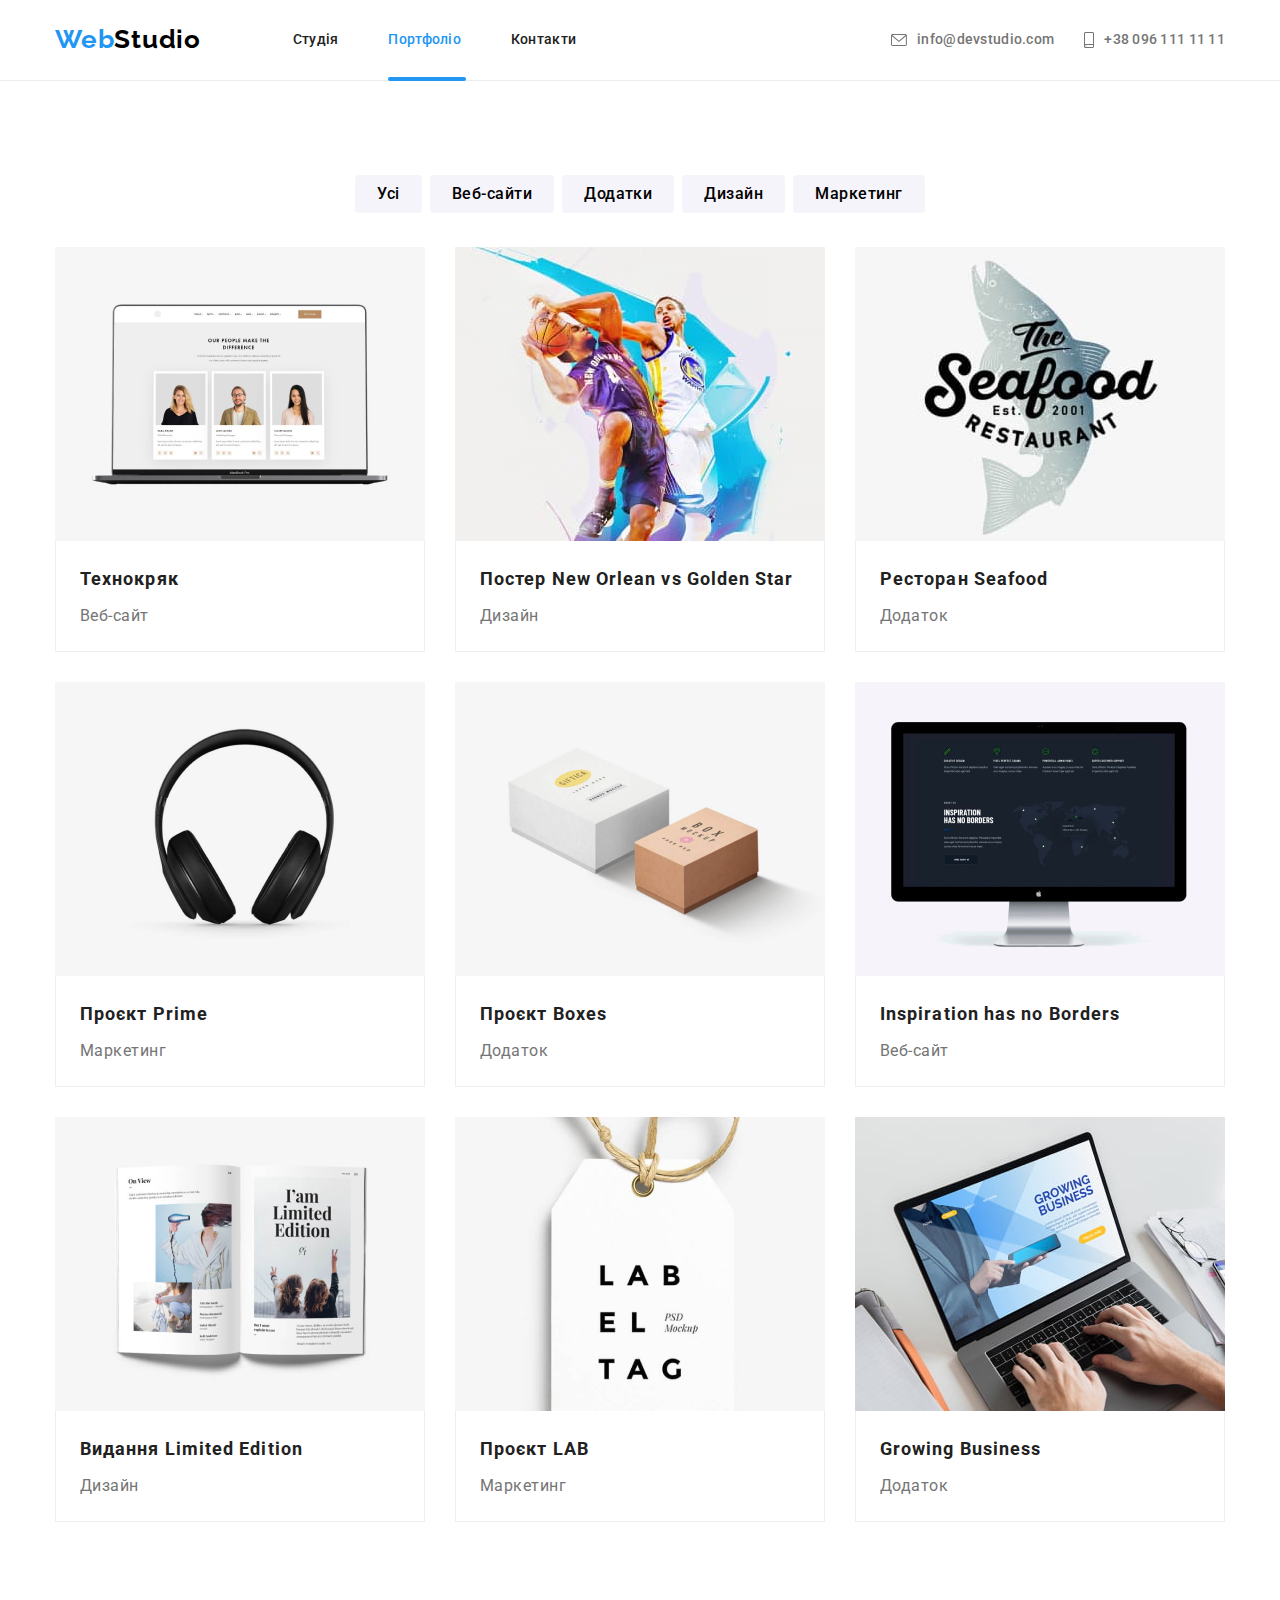
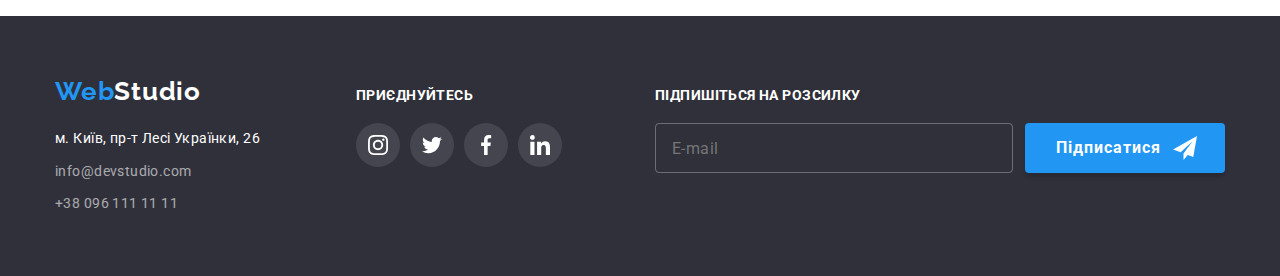
<file: portfolio.html>
<!DOCTYPE html>
<html lang="uk">
  <head>
    <meta charset="UTF-8" />
    <meta http-equiv="X-UA-Compatible" content="IE=edge" />
    <meta name="viewport" content="width=device-width, initial-scale=1.0" />
    <title>Портфоліо</title>
    <link rel="preconnect" href="https://fonts.googleapis.com" />
    <link rel="preconnect" href="https://fonts.gstatic.com" crossorigin />
    <link
      href="https://fonts.googleapis.com/css2?family=Raleway:wght@700&family=Roboto:wght@400;500;700;900&display=swap"
      rel="stylesheet"
    />

    <link
      rel="stylesheet"
      href="https://cdnjs.cloudflare.com/ajax/libs/modern-normalize/1.0.0/modern-normalize.min.css"
    />

    <link rel="stylesheet" href="./css/main.min.css" />
  </head>
  <body class="main">
    <!--Шапка сайту-->
    <header class="header">
      <div class="container header__container">
        <a href="./index.html" class="header__logo logo"
          ><span class="logo__accent">Web</span>Studio</a
        >
        <div class="menu__wrapper">
          <nav class="nav">
            <ul class="nav__list">
              <li class="nav__item">
                <a href="./index.html" class="link nav__link">Студія</a>
              </li>
              <li class="nav__item">
                <a href="./portfolio.html" class="link nav__link current second"
                  >Портфоліо</a
                >
              </li>
              <li class="nav__item">
                <a href="#" class="link nav__link">Контакти</a>
              </li>
            </ul>
          </nav>
          <ul class="auth">
            <li class="auth__item">
              <a href="mailto:info@devstudio.com" class="auth__link"
                ><svg class="auth__icon envelope" width="16" height="12">
                  <use href="./images/icons.svg#icon-envelope"></use>
                </svg>
                info@devstudio.com</a
              >
            </li>
            <li class="auth__item">
              <a href="tel:+380961111111" class="auth__link"
                ><svg class="auth__icon smartphone" width="10" height="16">
                  <use href="./images/icons.svg#icon-smartphone"></use>
                </svg>
                +38 096 111 11 11</a
              >
            </li>
          </ul>
        </div>
      </div>
    </header>
    <main>
      <!--Портфоліо-->
      <section class="section">
        <div class="container">
          <h2 class="visually-hidden">Приклади робіт</h2>
          <ul class="filter">
            <li class="filter__item">
              <button type="button" class="filter__button">Усі</button>
            </li>
            <li class="filter__item">
              <button type="button" class="filter__button">Веб-сайти</button>
            </li>
            <li class="filter__item">
              <button type="button" class="filter__button">Додатки</button>
            </li>
            <li class="filter__item">
              <button type="button" class="filter__button">Дизайн</button>
            </li>
            <li class="filter__item">
              <button type="button" class="filter__button">Маркетинг</button>
            </li>
          </ul>
          <ul class="portfolio">
            <li class="portfolio__card">
              <a href="#" class="portfolio__link"
                ><div class="portfolio__thumb">
                  <img
                    class="portfolio__img"
                    src="./images/portfolio/portfolio1.jpg"
                    width="370"
                    height="auto"
                    alt="Фото трьох людей"
                  />
                  <div class="overlay">
                    <p class="overlay__text">
                      Ресурс пропонує комплексні пропозиції з різним рівнем
                      функціоналу та сервісів. Все це дозволить відвідувачу
                      отримати вичерпні відомості про компанію чи приватну
                      особу.
                    </p>
                  </div>
                </div>
                <div class="portfolio__item">
                  <h3 class="portfolio__title">Технокряк</h3>
                  <p class="portfolio__text">Веб-сайт</p>
                </div>
              </a>
            </li>
            <li class="portfolio__card">
              <a href="#" class="portfolio__link"
                ><div class="portfolio__thumb">
                  <img
                    class="portfolio__img"
                    src="./images/portfolio/portfolio2.jpg"
                    width="370"
                    height="auto"
                    alt="Два баскетболісти"
                  />
                  <div class="overlay">
                    <p class="overlay__text">
                      Ресурс пропонує комплексні пропозиції з різним рівнем
                      функціоналу та сервісів. Все це дозволить відвідувачу
                      отримати вичерпні відомості про компанію чи приватну
                      особу.
                    </p>
                  </div>
                </div>
                <div class="portfolio__item">
                  <h3 class="portfolio__title">
                    Постер New Orlean vs Golden Star
                  </h3>
                  <p class="portfolio__text">Дизайн</p>
                </div></a
              >
            </li>
            <li class="portfolio__card">
              <a href="#" class="portfolio__link">
                <div class="portfolio__thumb">
                  <img
                    class="portfolio__img"
                    src="./images/portfolio/portfolio3.jpg"
                    width="370"
                    height="auto"
                    alt="Логотип ресторану морської їжі"
                  />
                  <div class="overlay">
                    <p class="overlay__text">
                      Ресурс пропонує комплексні пропозиції з різним рівнем
                      функціоналу та сервісів. Все це дозволить відвідувачу
                      отримати вичерпні відомості про компанію чи приватну
                      особу.
                    </p>
                  </div>
                </div>
                <div class="portfolio__item">
                  <h3 class="portfolio__title">Ресторан Seafood</h3>
                  <p class="portfolio__text">Додаток</p>
                </div></a
              >
            </li>
            <li class="portfolio__card">
              <a href="#" class="portfolio__link"
                ><div class="portfolio__thumb">
                  <img
                    class="portfolio__img"
                    src="./images/portfolio/portfolio4.jpg"
                    width="370"
                    height="auto"
                    alt="Навушники"
                  />
                  <div class="overlay">
                    <p class="overlay__text">
                      Ресурс пропонує комплексні пропозиції з різним рівнем
                      функціоналу та сервісів. Все це дозволить відвідувачу
                      отримати вичерпні відомості про компанію чи приватну
                      особу.
                    </p>
                  </div>
                </div>
                <div class="portfolio__item">
                  <h3 class="portfolio__title">Проєкт Prime</h3>
                  <p class="portfolio__text">Маркетинг</p>
                </div></a
              >
            </li>
            <li class="portfolio__card">
              <a href="#" class="portfolio__link">
                <div class="portfolio__thumb">
                  <img
                    class="portfolio__img"
                    src="./images/portfolio/portfolio5.jpg"
                    width="370"
                    height="auto"
                    alt="Дві коробки"
                  />
                  <div class="overlay">
                    <p class="overlay__text">
                      Ресурс пропонує комплексні пропозиції з різним рівнем
                      функціоналу та сервісів. Все це дозволить відвідувачу
                      отримати вичерпні відомості про компанію чи приватну
                      особу.
                    </p>
                  </div>
                </div>
                <div class="portfolio__item">
                  <h3 class="portfolio__title">Проєкт Boxes</h3>
                  <p class="portfolio__text">Додаток</p>
                </div></a
              >
            </li>
            <li class="portfolio__card">
              <a href="#" class="portfolio__link">
                <div class="portfolio__thumb">
                  <img
                    class="portfolio__img"
                    src="./images/portfolio/portfolio6.jpg"
                    width="370"
                    height="auto"
                    alt="Монітор"
                  />
                  <div class="overlay">
                    <p class="overlay__text">
                      Ресурс пропонує комплексні пропозиції з різним рівнем
                      функціоналу та сервісів. Все це дозволить відвідувачу
                      отримати вичерпні відомості про компанію чи приватну
                      особу.
                    </p>
                  </div>
                </div>
                <div class="portfolio__item">
                  <h3 class="portfolio__title">Inspiration has no Borders</h3>
                  <p class="portfolio__text">Веб-сайт</p>
                </div></a
              >
            </li>
            <li class="portfolio__card">
              <a href="#" class="portfolio__link">
                <div class="portfolio__thumb">
                  <img
                    class="portfolio__img"
                    src="./images/portfolio/portfolio7.jpg"
                    width="370"
                    height="auto"
                    alt="Книга"
                  />
                  <div class="overlay">
                    <p class="overlay__text">
                      Ресурс пропонує комплексні пропозиції з різним рівнем
                      функціоналу та сервісів. Все це дозволить відвідувачу
                      отримати вичерпні відомості про компанію чи приватну
                      особу.
                    </p>
                  </div>
                </div>
                <div class="portfolio__item">
                  <h3 class="portfolio__title">Видання Limited Edition</h3>
                  <p class="portfolio__text">Дизайн</p>
                </div></a
              >
            </li>
            <li class="portfolio__card">
              <a href="#" class="portfolio__link">
                <div class="portfolio__thumb">
                  <img
                    class="portfolio__img"
                    src="./images/portfolio/portfolio8.jpg"
                    width="370"
                    height="auto"
                    alt="Лейба"
                  />
                  <div class="overlay">
                    <p class="overlay__text">
                      Ресурс пропонує комплексні пропозиції з різним рівнем
                      функціоналу та сервісів. Все це дозволить відвідувачу
                      отримати вичерпні відомості про компанію чи приватну
                      особу.
                    </p>
                  </div>
                </div>
                <div class="portfolio__item">
                  <h3 class="portfolio__title">Проєкт LAB</h3>
                  <p class="portfolio__text">Маркетинг</p>
                </div></a
              >
            </li>
            <li class="portfolio__card">
              <a href="#" class="portfolio__link">
                <div class="portfolio__thumb">
                  <img
                    class="portfolio__img"
                    src="./images/portfolio/portfolio9.jpg"
                    width="370"
                    height="auto"
                    alt="Ноутбук"
                  />
                  <div class="overlay">
                    <p class="overlay__text">
                      Ресурс пропонує комплексні пропозиції з різним рівнем
                      функціоналу та сервісів. Все це дозволить відвідувачу
                      отримати вичерпні відомості про компанію чи приватну
                      особу.
                    </p>
                  </div>
                </div>
                <div class="portfolio__item">
                  <h3 class="portfolio__title">Growing Business</h3>
                  <p class="portfolio__text">Додаток</p>
                </div></a
              >
            </li>
          </ul>
        </div>
      </section>
    </main>

    <!--Футер-->
    <footer class="footer">
      <div class="container footer__container">
        <div class="address__wrapper">
          <a href="./index.html" class="footer__logo logo"
            ><span class="logo__accent">Web</span>Studio</a
          >
          <address class="address">
            <ul class="address__list">
              <li class="address__item">
                <a
                  href="https://goo.gl/maps/L59aEcZp3NRqpDX77"
                  target="_blank"
                  rel="noopener noreferrer nofollow"
                  class="address__map"
                  >м. Київ, пр-т Лесі Українки, 26</a
                >
              </li>
              <li class="address__item">
                <a href="mailto:info@devstudio.com" class="address__link"
                  >info@devstudio.com</a
                >
              </li>
              <li class="address__item">
                <a href="tel:+380961111111" class="address__link"
                  >+38 096 111 11 11</a
                >
              </li>
            </ul>
          </address>
        </div>
        <div class="social-net">
          <h3 class="social-net__title">приєднуйтесь</h3>
          <ul class="social-net__list">
            <li class="social-net__item">
              <a
                href="https://www.instagram.com"
                target="_blank"
                rel="noopener noreferrer nofollow"
                class="social-net__link footer__social-link link"
              >
                <svg class="social-net__icon footer_social-icon">
                  <use href="./images/icons.svg#icon-instagram"></use>
                </svg>
              </a>
            </li>
            <li class="social-net__item">
              <a
                href="https://twitter.com"
                target="_blank"
                rel="noopener noreferrer nofollow"
                class="social-net__link footer__social-link link"
                ><svg class="social-net__icon footer_social-icon">
                  <use href="./images/icons.svg#icon-twitter"></use>
                </svg>
              </a>
            </li>
            <li class="social-net__item">
              <a
                href="https://www.facebook.com"
                target="_blank"
                rel="noopener noreferrer nofollow"
                class="social-net__link footer__social-link link"
                ><svg class="social-net__icon footer_social-icon">
                  <use href="./images/icons.svg#icon-facebook"></use>
                </svg>
              </a>
            </li>
            <li class="social-net__item">
              <a
                href="https://www.linkedin.com"
                target="_blank"
                rel="noopener noreferrer nofollow"
                class="social-net__link footer__social-link link"
                ><svg class="social-net__icon footer_social-icon">
                  <use href="./images/icons.svg#icon-linkedin"></use>
                </svg>
              </a>
            </li>
          </ul>
        </div>
        <div class="subscribe">
          <h3 class="subscribe__title">Підпишіться на розсилку</h3>
          <form class="subscribe__form">
            <input
              class="subscribe__mail"
              type="email"
              name="mail"
              placeholder="E-mail"
              required
            />
            <div class="subscribe__wrapper">
              <button class="subscribe__button button" type="submit">
                Підписатися
                <svg class="subscribe__icon" width="24" height="24">
                  <use href="./images/icons.svg#icon-send"></use>
                </svg>
              </button>
            </div>
          </form>
        </div>
      </div>
    </footer>
  </body>
</html>
</file>
<file: css/main.min.css>
.main{background-color:#fff;color:#212121;font-family:"Roboto",sans-serif;font-weight:400;font-size:14px}a{text-decoration:none;color:currentColor}ul,li{list-style:none;padding:0;margin:0}img{display:block;max-width:100%;height:auto}.visually-hidden{position:absolute;white-space:nowrap;width:1px;height:1px;overflow:hidden;border:0;padding:0;clip:rect(0 0 0 0);-webkit-clip-path:inset(50%);clip-path:inset(50%);margin:-1px}.container{min-width:320px;margin-left:auto;margin-right:auto;padding-left:15px;padding-right:15px;max-width:480px}@media screen and (min-width: 768px){.container{max-width:768px}}@media screen and (min-width: 1200px){.container{max-width:1200px}}.section{padding-top:60px;padding-bottom:60px}@media screen and (min-width: 1200px){.section{padding-top:94px;padding-bottom:94px}}.logo{display:block;font-family:"Raleway",sans-serif;font-weight:700;font-size:24px;line-height:1.17;letter-spacing:.03em}.logo__accent{color:#2196f3}@media screen and (min-width: 1200px){.logo{font-size:26px;line-height:1.19}}.header__logo{color:#000}@media screen and (min-width: 768px){.header__logo{padding-top:24px;padding-bottom:25px}}.footer__logo{color:#fff}.social-net__list{display:-webkit-box;display:-ms-flexbox;display:flex;-webkit-box-pack:center;-ms-flex-pack:center;justify-content:center}.social-net__item:not(:last-child){margin-right:10px}.social-net__link{display:-webkit-box;display:-ms-flexbox;display:flex;-webkit-box-pack:center;-ms-flex-pack:center;justify-content:center;-webkit-box-align:center;-ms-flex-align:center;align-items:center;border-radius:50%;width:44px;height:44px}.social-net__icon{width:20px;height:20px;fill:currentColor}.footer__social-link{background-color:rgba(255,255,255,.1);color:#fff;-webkit-transition:background-color 250ms cubic-bezier(0.4, 0, 0.2, 1);transition:background-color 250ms cubic-bezier(0.4, 0, 0.2, 1)}.footer__social-link:hover,.footer__social-link:focus{background-color:#2196f3}.team__social-link{color:#afb1b8;-webkit-transition:color 250ms cubic-bezier(0.4, 0, 0.2, 1),background-color 250ms cubic-bezier(0.4, 0, 0.2, 1);transition:color 250ms cubic-bezier(0.4, 0, 0.2, 1),background-color 250ms cubic-bezier(0.4, 0, 0.2, 1)}.team__social-link:hover,.team__social-link:focus{background-color:#2196f3;color:#fff}.header{padding-top:16px;padding-bottom:16px;border-bottom:1px solid #ececec}@media screen and (min-width: 768px){.header{padding-top:0;padding-bottom:0}}.header__container{display:-webkit-box;display:-ms-flexbox;display:flex;-webkit-box-align:center;-ms-flex-align:center;align-items:center}.menu__wrapper{display:-webkit-box;display:-ms-flexbox;display:flex;margin-left:auto}@media screen and (max-width: 767px){.menu__wrapper{display:none}}@media screen and (min-width: 768px){.nav__list{display:-webkit-box;display:-ms-flexbox;display:flex}}.nav__link{padding:32px 25px;display:block;font-weight:500;letter-spacing:.02em;line-height:1.14;-webkit-transition:color 250ms cubic-bezier(0.4, 0, 0.2, 1);transition:color 250ms cubic-bezier(0.4, 0, 0.2, 1)}.nav__link:hover,.nav__link:focus{color:#2196f3}.nav__link.current{position:relative;color:#2196f3}.nav__link.current::after{content:" ";position:absolute;display:block;bottom:-1px;width:48px;height:4px;border-radius:2px;background:#2196f3}.nav__link.current.second::after{width:78px;background:#2196f3}.auth{margin-left:71px}.auth__icon{margin-right:10px;fill:currentColor}@media screen and (min-width: 768px){.auth{display:-webkit-box;display:-ms-flexbox;display:flex;-webkit-box-orient:vertical;-webkit-box-direction:normal;-ms-flex-direction:column;flex-direction:column;-webkit-box-pack:center;-ms-flex-pack:center;justify-content:center;-webkit-box-align:start;-ms-flex-align:start;align-items:flex-start}}@media screen and (min-width: 1200px){.auth{-webkit-box-orient:horizontal;-webkit-box-direction:normal;-ms-flex-direction:row;flex-direction:row;-webkit-box-align:center;-ms-flex-align:center;align-items:center;margin-left:290px}}@media screen and (min-width: 768px){.auth__item:first-child{margin-bottom:10px}}@media screen and (min-width: 1200px){.auth__item:first-child{margin-right:30px;margin-bottom:0px}}.auth__link{display:-webkit-box;display:-ms-flexbox;display:flex;-webkit-box-pack:center;-ms-flex-pack:center;justify-content:center;-webkit-box-align:center;-ms-flex-align:center;align-items:center;font-weight:500;letter-spacing:.02em;line-height:1.14;align-items:center;color:#757575;-webkit-transition:color 250ms cubic-bezier(0.4, 0, 0.2, 1);transition:color 250ms cubic-bezier(0.4, 0, 0.2, 1)}.auth__link:hover,.auth__link:focus{color:#2196f3}@media screen and (min-width: 1200px){.auth__link{padding-top:32px;padding-bottom:32px}}.footer{padding-top:60px;padding-bottom:60px;background-color:#2f303a}.footer__container{text-align:center}@media screen and (min-width: 768px){.footer__container{display:-webkit-box;display:-ms-flexbox;display:flex;-ms-flex-wrap:wrap;flex-wrap:wrap;-webkit-box-pack:center;-ms-flex-pack:center;justify-content:center;-webkit-box-align:baseline;-ms-flex-align:baseline;align-items:baseline}}@media screen and (min-width: 768px)and (max-width: 1199px){.footer__container{padding-left:76px;padding-right:89px}}@media screen and (min-width: 1200px){.footer__container{text-align:left}}.address{margin-top:20px}@media screen and (max-width: 1199px){.address__wrapper{margin-bottom:60px}}@media screen and (min-width: 768px){.address__wrapper{margin-right:auto}}.address__link,.address__map{font-style:normal;line-height:1.71;letter-spacing:.03em;-webkit-transition:color 250ms cubic-bezier(0.4, 0, 0.2, 1);transition:color 250ms cubic-bezier(0.4, 0, 0.2, 1)}.address__link:hover,.address__link:focus,.address__map:hover,.address__map:focus{color:#2196f3}.address__link{color:rgba(255,255,255,.6)}.address__map{color:#fff}.address__item:not(:last-child){margin-bottom:8px}@media screen and (min-width: 1200px){.address__item:not(:last-child){margin-top:9px}}@media screen and (max-width: 767px){.social-net{margin-bottom:60px}}.social-net__title,.subscribe__title{font-size:14px;line-height:1.1428571429;letter-spacing:.03em;text-transform:uppercase;color:#fff;margin-bottom:20px;margin-top:0}@media screen and (min-width: 1200px){.subscribe{margin-left:93px}.subscribe__form{display:-webkit-box;display:-ms-flexbox;display:flex}}.subscribe__icon{position:absolute;top:50%;right:28px;-webkit-transform:translateY(-50%);transform:translateY(-50%);fill:#fff}.subscribe__mail{padding:15px 16px;margin-bottom:20px;width:100%;height:50px;background-color:rgba(0,0,0,0);border:1px solid rgba(255,255,255,.3);border-radius:4px;outline:none;font-size:16px;line-height:1.25;letter-spacing:.03em;color:rgba(255,255,255,.6);cursor:pointer;-webkit-transition:border 250ms cubic-bezier(0.4, 0, 0.2, 1);transition:border 250ms cubic-bezier(0.4, 0, 0.2, 1)}.subscribe__mail:hover,.subscribe__mail:focus{border:1px solid #2196f3}@media screen and (min-width: 768px){.subscribe__mail{width:450px}}@media screen and (min-width: 1200px){.subscribe__mail{width:358px;margin-right:12px}}.button{font-family:inherit;background:#2196f3;color:#fff;border:none;min-width:200px;height:50px;border-radius:4px;-webkit-box-shadow:0px 4px 4px rgba(0,0,0,.15);box-shadow:0px 4px 4px rgba(0,0,0,.15);font-weight:700;font-size:16px;line-height:1.88;letter-spacing:.06em;cursor:pointer}.hero__button{display:inline-block;padding:10px 24px}.order__button{position:absolute;left:50%;-webkit-transform:translate(-50%, 0);transform:translate(-50%, 0);-webkit-transition:background-color 250ms cubic-bezier(0.4, 0, 0.2, 1);transition:background-color 250ms cubic-bezier(0.4, 0, 0.2, 1)}.order__button:hover,.order__button:focus{background-color:#188ce8}.subscribe__button{padding:10px 28px 10px 31px;text-align:left;position:relative}.title{margin-top:0;margin-bottom:30px;font-size:28px;line-height:1.17;text-align:center;letter-spacing:.03em}@media screen and (min-width: 1200px){.title{margin-bottom:50px;font-size:36px}}.backdrop{position:fixed;top:0;left:0;width:100%;height:100%;background-color:rgba(0,0,0,.2);border:1px solid #000;overflow-y:scroll;opacity:1;-webkit-transition:opacity 250ms cubic-bezier(0.4, 0, 0.2, 1),visibility 250ms cubic-bezier(0.4, 0, 0.2, 1);transition:opacity 250ms cubic-bezier(0.4, 0, 0.2, 1),visibility 250ms cubic-bezier(0.4, 0, 0.2, 1)}.backdrop.is-hidden{opacity:0;pointer-events:none;visibility:hidden}.backdrop.is-hidden .modal{-webkit-transform:translate(-50%, -50%) scale(0.2);transform:translate(-50%, -50%) scale(0.2)}.modal{position:absolute;top:50%;left:50%;width:95%;height:95%;-webkit-transform:translate(-50%, -50%) scale(1);transform:translate(-50%, -50%) scale(1);-webkit-transition:-webkit-transform 250ms cubic-bezier(0.4, 0, 0.2, 1);transition:-webkit-transform 250ms cubic-bezier(0.4, 0, 0.2, 1);transition:transform 250ms cubic-bezier(0.4, 0, 0.2, 1);transition:transform 250ms cubic-bezier(0.4, 0, 0.2, 1), -webkit-transform 250ms cubic-bezier(0.4, 0, 0.2, 1);background:#fff;-webkit-box-shadow:0px 1px 3px rgba(0,0,0,.12),0px 1px 1px rgba(0,0,0,.14),0px 2px 1px rgba(0,0,0,.2);box-shadow:0px 1px 3px rgba(0,0,0,.12),0px 1px 1px rgba(0,0,0,.14),0px 2px 1px rgba(0,0,0,.2);border-radius:4px}@media screen and (min-width: 480px){.modal{width:450px;height:609px}}@media screen and (min-width: 1200px){.modal{width:528px;height:581px}}.modal__close-button{display:-webkit-box;display:-ms-flexbox;display:flex;position:absolute;top:8px;right:8px;-webkit-box-pack:center;-ms-flex-pack:center;justify-content:center;-webkit-box-align:center;-ms-flex-align:center;align-items:center;padding:0;cursor:pointer;width:30px;height:30px;background:#fff;border:1px solid rgba(0,0,0,.1);border-radius:50%;-webkit-transition:fill 250ms cubic-bezier(0.4, 0, 0.2, 1);transition:fill 250ms cubic-bezier(0.4, 0, 0.2, 1)}.modal__close-button:hover,.modal__close-button:focus{fill:#2196f3}.order{padding:40px}.order__text{margin:0 0 12px 0;text-align:center;font-style:normal;font-weight:700;font-size:20px;line-height:1.15;letter-spacing:.03em;color:#212121}.order__line{margin-bottom:10px;position:relative}.order__comment{margin-bottom:20px}.order__input,.order__textarea{width:100%;border:1px solid rgba(33,33,33,.2);border-radius:4px;color:#212121;cursor:pointer;outline:none;-webkit-transition:border 250ms cubic-bezier(0.4, 0, 0.2, 1);transition:border 250ms cubic-bezier(0.4, 0, 0.2, 1)}.order__input:focus,.order__textarea:focus{border:1px solid #2196f3}.order__input{display:block;height:40px;padding:11px 12px 11px 42px}.order__textarea{height:120px;padding:12px 16px;resize:none}.order__textarea::-webkit-input-placeholder{font-size:12px;line-height:1.077;letter-spacing:.01em;color:rgba(117,117,117,.5)}.order__textarea::-moz-placeholder{font-size:12px;line-height:1.077;letter-spacing:.01em;color:rgba(117,117,117,.5)}.order__textarea:-ms-input-placeholder{font-size:12px;line-height:1.077;letter-spacing:.01em;color:rgba(117,117,117,.5)}.order__textarea::-ms-input-placeholder{font-size:12px;line-height:1.077;letter-spacing:.01em;color:rgba(117,117,117,.5)}.order__textarea::placeholder{font-size:12px;line-height:1.077;letter-spacing:.01em;color:rgba(117,117,117,.5)}.order__label{display:inline-block;margin-bottom:4px;font-size:12px;line-height:1.077;letter-spacing:.01em;color:#757575}.order__wrapper{position:relative}.order__icon{position:absolute;top:50%;-webkit-transform:translateY(-50%);transform:translateY(-50%);left:12px;display:inline-block;fill:#212121;cursor:pointer;-webkit-transition:fill 250ms cubic-bezier(0.4, 0, 0.2, 1);transition:fill 250ms cubic-bezier(0.4, 0, 0.2, 1)}.order__input:focus+.order__icon{fill:#2196f3}.checkbox{margin-bottom:30px;display:-webkit-box;display:-ms-flexbox;display:flex;-webkit-box-pack:center;-ms-flex-pack:center;justify-content:center}.checkbox__label{display:-webkit-box;display:-ms-flexbox;display:flex;-webkit-box-align:center;-ms-flex-align:center;align-items:center}.checkbox__text{margin-right:3px;font-size:12px;line-height:1.71;letter-spacing:.03em;color:#757575}@media screen and (min-width: 1200px){.checkbox__text{font-size:14px}}.checkbox__link{display:inline-block;position:relative;font-size:12px;line-height:1.71;letter-spacing:.03em;color:#2196f3;text-decoration:underline}@media screen and (min-width: 1200px){.checkbox__link{font-size:14px}}.checkbox__wrapper{display:-webkit-box;display:-ms-flexbox;display:flex;-webkit-box-align:center;-ms-flex-align:center;align-items:center;-webkit-box-pack:center;-ms-flex-pack:center;justify-content:center;width:16px;height:15px;margin-right:7px;border:2px solid #212121;border-radius:2px}.checkbox__icon{fill:rgba(0,0,0,0)}.checkbox input:checked+.checkbox__label .checkbox__wrapper{background-color:#2196f3;-webkit-box-shadow:0px 4px 4px rgba(0,0,0,.25),0px 4px 4px rgba(0,0,0,.25);box-shadow:0px 4px 4px rgba(0,0,0,.25),0px 4px 4px rgba(0,0,0,.25);border:none}.checkbox input:checked+.checkbox__label .checkbox__wrapper .checkbox__icon{fill:#fff}.checkbox input:checked~.checkbox__label{text-shadow:0px 4px 4px rgba(0,0,0,.25)}.overlay{position:absolute;width:100%;height:100%;background-color:rgba(33,150,243,.9);-webkit-transform:translateY(0);transform:translateY(0);-webkit-transition:-webkit-transform 250ms cubic-bezier(0.4, 0, 0.2, 1);transition:-webkit-transform 250ms cubic-bezier(0.4, 0, 0.2, 1);transition:transform 250ms cubic-bezier(0.4, 0, 0.2, 1);transition:transform 250ms cubic-bezier(0.4, 0, 0.2, 1), -webkit-transform 250ms cubic-bezier(0.4, 0, 0.2, 1)}.overlay__text{position:absolute;bottom:0;padding:63px 24px;font-size:18px;line-height:1.56;letter-spacing:.03em;color:#fff}.portfolio__link:hover .overlay,.portfolio__link:focus .overlay{-webkit-transform:translateY(-100%);transform:translateY(-100%)}.menu-container{display:-webkit-box;display:-ms-flexbox;display:flex;-webkit-box-orient:vertical;-webkit-box-direction:normal;-ms-flex-direction:column;flex-direction:column;position:fixed;top:0;left:0;width:100vw;height:100vh;padding:48px 40px;background-color:#fff;font-weight:500;z-index:999;-webkit-transform:translateX(100%);transform:translateX(100%);-webkit-transition:-webkit-transform 250ms cubic-bezier(0.4, 0, 0.2, 1);transition:-webkit-transform 250ms cubic-bezier(0.4, 0, 0.2, 1);transition:transform 250ms cubic-bezier(0.4, 0, 0.2, 1);transition:transform 250ms cubic-bezier(0.4, 0, 0.2, 1), -webkit-transform 250ms cubic-bezier(0.4, 0, 0.2, 1)}.menu-container.is-open{-webkit-transform:translateX(0);transform:translateX(0)}.menu__toggle{position:absolute;top:8px;right:15px;height:40px;width:40px;display:-webkit-box;display:-ms-flexbox;display:flex;-webkit-box-align:center;-ms-flex-align:center;align-items:center;-webkit-box-pack:center;-ms-flex-pack:center;justify-content:center;background-color:rgba(0,0,0,0);cursor:pointer;border:none;border-radius:50%}@media(min-width: 768px){.menu__toggle{display:none}}.menu__toggle:hover,.menu__toggle:focus{color:#2196f3}.mobile-menu{margin-bottom:auto}.mobile-menu__item:not(:last-child){margin-bottom:32px}.mobile-menu__link{display:block;color:#212121;font-size:40px;line-height:1.175;letter-spacing:.02em}.mobile-menu__link.current{color:#2196f3}.menu .link:hover,.menu .link:focus{text-decoration:underline}.mobile-contacts__tel{display:block;font-size:34px;line-height:1.18;letter-spacing:.02em;color:#2196f3;margin-bottom:32px}.mobile-contacts__mail{font-size:24px;line-height:1.17;letter-spacing:.02em;color:#757575}.mobile-contacts{margin-bottom:64px}.mobile-socials{display:-webkit-box;display:-ms-flexbox;display:flex;-ms-flex-wrap:wrap;flex-wrap:wrap;gap:10px}.mobile-socials__item{padding-right:10px;border-right:1px solid #757575}.mobile-socials__item:last-child{padding-right:0;border:none}.mobile-socials__item:first-child{padding-left:0}.mobile-socials__link{font-size:18px;line-height:1.2;letter-spacing:.02em;color:#2196f3}.hero{padding-top:118px;padding-bottom:118px;max-width:1600px;margin-left:auto;margin-right:auto;text-align:center;letter-spacing:.06em;color:#fff;background-repeat:no-repeat;background-position:center;background-size:cover;background-color:#c4c4c4;background-image:-webkit-gradient(linear, left top, right top, from(rgba(47, 48, 58, 0.4)), to(rgba(47, 48, 58, 0.4))),url(../images/header/Img-phone@1x.jpg);background-image:linear-gradient(to right, rgba(47, 48, 58, 0.4), rgba(47, 48, 58, 0.4)),url(../images/header/Img-phone@1x.jpg)}@media screen and (min-device-pixel-ratio: 2),(-webkit-min-device-pixel-ratio: 2),(min-resolution: 192dpi),(min-resolution: 2dppx){.hero{background-image:-webkit-gradient(linear, left top, right top, from(rgba(47, 48, 58, 0.4)), to(rgba(47, 48, 58, 0.4))),url(../images/header/Img-phone@2x.jpg);background-image:linear-gradient(to right, rgba(47, 48, 58, 0.4), rgba(47, 48, 58, 0.4)),url(../images/header/Img-phone@2x.jpg)}}@media screen and (min-width: 481px){.hero{background-image:-webkit-gradient(linear, left top, right top, from(rgba(47, 48, 58, 0.4)), to(rgba(47, 48, 58, 0.4))),url(../images/header/img-tablet@1x.jpg);background-image:linear-gradient(to right, rgba(47, 48, 58, 0.4), rgba(47, 48, 58, 0.4)),url(../images/header/img-tablet@1x.jpg)}}@media screen and (min-width: 481px)and (min-device-pixel-ratio: 2),screen and (min-width: 481px)and (-webkit-min-device-pixel-ratio: 2),screen and (min-width: 481px)and (min-resolution: 192dpi),screen and (min-width: 481px)and (min-resolution: 2dppx){.hero{background-image:-webkit-gradient(linear, left top, right top, from(rgba(47, 48, 58, 0.4)), to(rgba(47, 48, 58, 0.4))),url(../images/header/img-tablet@2x.jpg);background-image:linear-gradient(to right, rgba(47, 48, 58, 0.4), rgba(47, 48, 58, 0.4)),url(../images/header/img-tablet@2x.jpg)}}@media screen and (min-width: 769px){.hero{background-image:-webkit-gradient(linear, left top, right top, from(rgba(47, 48, 58, 0.4)), to(rgba(47, 48, 58, 0.4))),url(../images/header/img-desk@1x.jpg);background-image:linear-gradient(to right, rgba(47, 48, 58, 0.4), rgba(47, 48, 58, 0.4)),url(../images/header/img-desk@1x.jpg)}}@media screen and (min-width: 769px)and (min-device-pixel-ratio: 2),screen and (min-width: 769px)and (-webkit-min-device-pixel-ratio: 2),screen and (min-width: 769px)and (min-resolution: 192dpi),screen and (min-width: 769px)and (min-resolution: 2dppx){.hero{background-image:-webkit-gradient(linear, left top, right top, from(rgba(47, 48, 58, 0.4)), to(rgba(47, 48, 58, 0.4))),url(../images/header/img-desk@2x.jpg);background-image:linear-gradient(to right, rgba(47, 48, 58, 0.4), rgba(47, 48, 58, 0.4)),url(../images/header/img-desk@2x.jpg)}}@media screen and (min-width: 1200px){.hero{padding-top:200px;padding-bottom:200px}}.hero__title{margin-top:0;margin-bottom:30px;font-weight:900;font-size:26px;line-height:1.62;text-transform:uppercase}@media screen and (min-width: 1200px){.hero__title{font-size:44px;line-height:1.36}}.work__icons{display:-webkit-box;display:-ms-flexbox;display:flex;margin-bottom:30px;height:120px;-webkit-box-pack:center;-ms-flex-pack:center;justify-content:center;-webkit-box-align:center;-ms-flex-align:center;align-items:center;background-color:#f5f4fa;border-radius:4px}.work__icon{width:70px;height:70px}.work__title{margin-top:0;margin-bottom:10px;font-weight:700;font-size:14px;line-height:1.14;letter-spacing:.03em;text-transform:uppercase}.work__text{margin-top:0;margin-bottom:0;line-height:1.71;letter-spacing:.03em;color:#757575}@media screen and (max-width: 677.98px){.work__title{text-align:center}}@media screen and (min-width: 678px){.work__list{display:-webkit-box;display:-ms-flexbox;display:flex;-ms-flex-wrap:wrap;flex-wrap:wrap;gap:30px}.work__item{width:354px}}@media screen and (min-width: 1200px){.work__item{width:270px}}@media screen and (max-width: 1199.98px){.project{display:none}}@media screen and (min-width: 1200px){.project{padding-top:0}.project__list{display:-webkit-box;display:-ms-flexbox;display:flex}.project__text{position:absolute;display:-webkit-box;display:-ms-flexbox;display:flex;bottom:0;margin:0;-webkit-box-pack:center;-ms-flex-pack:center;justify-content:center;-webkit-box-align:center;-ms-flex-align:center;align-items:center;width:100%;height:70px;font-weight:700;line-height:1.1428571429;text-align:center;letter-spacing:.03em;text-transform:uppercase;color:#fff;background-color:rgba(47,48,58,.8)}}@media screen and (min-width: 1200px){.project__item{position:relative}.project__item:not(:last-child){margin-right:30px}}.team{background-color:#f5f4fa;text-align:center;letter-spacing:.03em}@media screen and (min-width: 768px){.team__list{display:-webkit-box;display:-ms-flexbox;display:flex;-ms-flex-wrap:wrap;flex-wrap:wrap;gap:30px}}.team__item{background:#fff;-webkit-box-shadow:0px 1px 3px rgba(0,0,0,.12),0px 1px 1px rgba(0,0,0,.14),0px 2px 1px rgba(0,0,0,.2);box-shadow:0px 1px 3px rgba(0,0,0,.12),0px 1px 1px rgba(0,0,0,.14),0px 2px 1px rgba(0,0,0,.2);border-radius:0px 0px 4px 4px}.team__card{padding-top:30px;padding-bottom:24px;padding-left:32px;padding-right:32px}@media screen and (min-width: 1200px){.team__card{padding-bottom:30px}}.team__name{margin-top:0;margin-bottom:10px;font-weight:500;font-size:16px;line-height:1.19}.team__position{margin-top:0;margin-bottom:16px;color:#757575;font-size:16px;line-height:1.19}@media screen and (min-width: 768px){.team__photo{width:354px;height:374}}@media screen and (min-width: 1200px){.team__photo{width:270px;height:260px}}.client__list{display:-webkit-box;display:-ms-flexbox;display:flex;-ms-flex-wrap:wrap;flex-wrap:wrap;-webkit-box-pack:center;-ms-flex-pack:center;justify-content:center;gap:30px}.client__icon{fill:currentColor;width:106px;height:60px}.client__link{display:-webkit-box;display:-ms-flexbox;display:flex;-webkit-box-pack:center;-ms-flex-pack:center;justify-content:center;-webkit-box-align:center;-ms-flex-align:center;align-items:center;width:210px;height:92px;color:#afb1b8;border:1px solid #afb1b8;border-radius:4px;cursor:pointer;-webkit-transition:color 250ms cubic-bezier(0.4, 0, 0.2, 1),border 250ms cubic-bezier(0.4, 0, 0.2, 1);transition:color 250ms cubic-bezier(0.4, 0, 0.2, 1),border 250ms cubic-bezier(0.4, 0, 0.2, 1)}.client__link:hover,.client__link:focus{color:#2196f3;border:1px solid #2196f3}@media screen and (min-width: 768px){.client__link{width:226px}}@media screen and (min-width: 1200px){.client__link{width:170px}}.filter{display:-webkit-box;display:-ms-flexbox;display:flex;-webkit-box-pack:center;-ms-flex-pack:center;justify-content:center;margin-bottom:34px}.filter__item:not(:last-child){margin-right:8px}.filter__button{padding:6px 22px;border:none;border-radius:4px;background-color:#f5f4fa;font-weight:500;font-size:16px;line-height:1.62;letter-spacing:.03em;cursor:pointer;-webkit-transition:background-color 250ms cubic-bezier(0.4, 0, 0.2, 1),color 250ms cubic-bezier(0.4, 0, 0.2, 1),-webkit-box-shadow 250ms cubic-bezier(0.4, 0, 0.2, 1);transition:background-color 250ms cubic-bezier(0.4, 0, 0.2, 1),color 250ms cubic-bezier(0.4, 0, 0.2, 1),-webkit-box-shadow 250ms cubic-bezier(0.4, 0, 0.2, 1);transition:background-color 250ms cubic-bezier(0.4, 0, 0.2, 1),color 250ms cubic-bezier(0.4, 0, 0.2, 1),box-shadow 250ms cubic-bezier(0.4, 0, 0.2, 1);transition:background-color 250ms cubic-bezier(0.4, 0, 0.2, 1),color 250ms cubic-bezier(0.4, 0, 0.2, 1),box-shadow 250ms cubic-bezier(0.4, 0, 0.2, 1),-webkit-box-shadow 250ms cubic-bezier(0.4, 0, 0.2, 1)}.filter__button:hover,.filter__button:focus{background-color:#2196f3;color:#fff;-webkit-box-shadow:0px 3px 1px rgba(0,0,0,.1),0px 1px 2px rgba(0,0,0,.08),0px 2px 2px rgba(0,0,0,.12);box-shadow:0px 3px 1px rgba(0,0,0,.1),0px 1px 2px rgba(0,0,0,.08),0px 2px 2px rgba(0,0,0,.12)}.portfolio{display:-webkit-box;display:-ms-flexbox;display:flex;-ms-flex-wrap:wrap;flex-wrap:wrap;gap:30px}.portfolio__title{margin-top:0;margin-bottom:4px;font-size:18px;line-height:2;letter-spacing:.06em}.portfolio__text{margin-top:0;margin-bottom:0;font-size:16px;line-height:1.88;letter-spacing:.03em;color:#757575}.portfolio__item{padding:20px 24px;background:#fff;border-right:1px solid #eee;border-left:1px solid #eee;border-bottom:1px solid #eee}.portfolio__thumb{position:relative;overflow:hidden}.portfolio__link{display:inline-block;-webkit-transition:-webkit-box-shadow 250ms cubic-bezier(0.4, 0, 0.2, 1);transition:-webkit-box-shadow 250ms cubic-bezier(0.4, 0, 0.2, 1);transition:box-shadow 250ms cubic-bezier(0.4, 0, 0.2, 1);transition:box-shadow 250ms cubic-bezier(0.4, 0, 0.2, 1), -webkit-box-shadow 250ms cubic-bezier(0.4, 0, 0.2, 1)}.portfolio__link:hover,.portfolio__link:focus{-webkit-box-shadow:0px 1px 1px rgba(0,0,0,.12),0px 4px 4px rgba(0,0,0,.06),1px 4px 6px rgba(0,0,0,.16);box-shadow:0px 1px 1px rgba(0,0,0,.12),0px 4px 4px rgba(0,0,0,.06),1px 4px 6px rgba(0,0,0,.16)}/*# sourceMappingURL=main.min.css.map */
</file>
